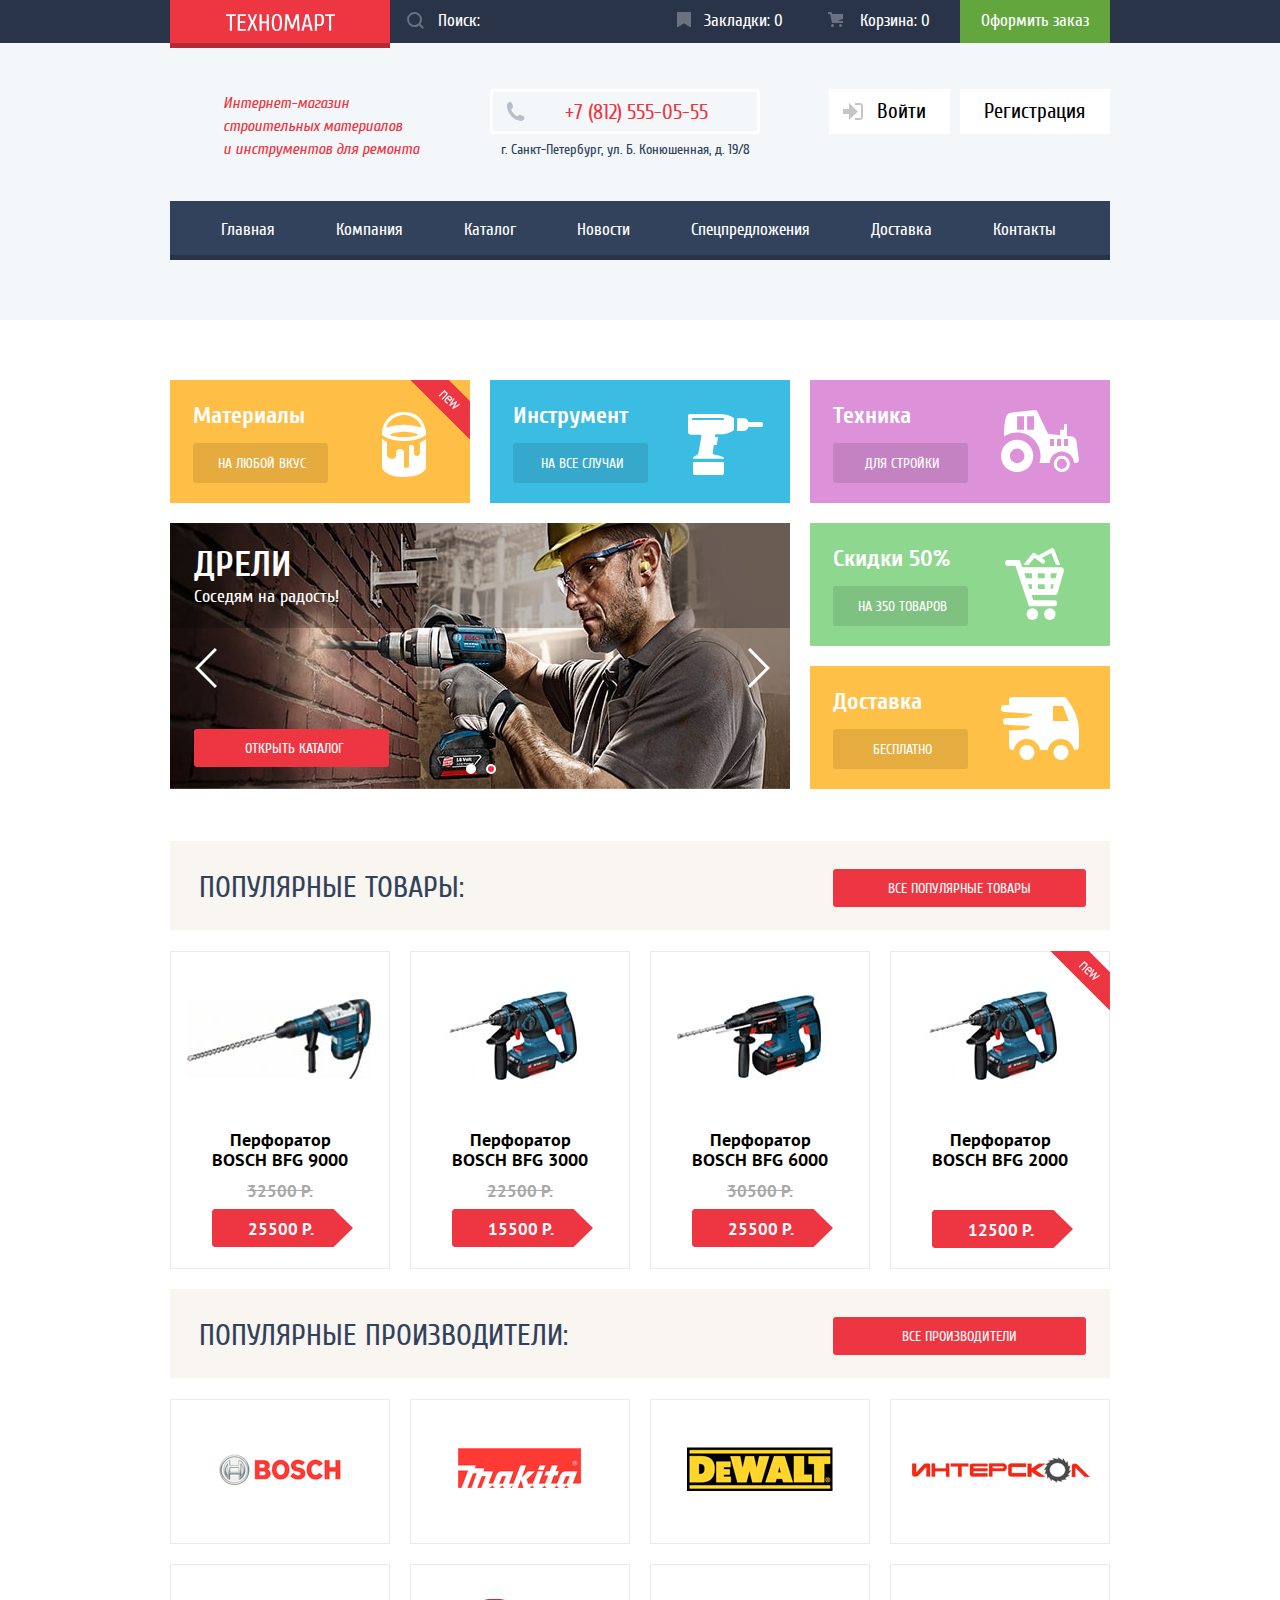
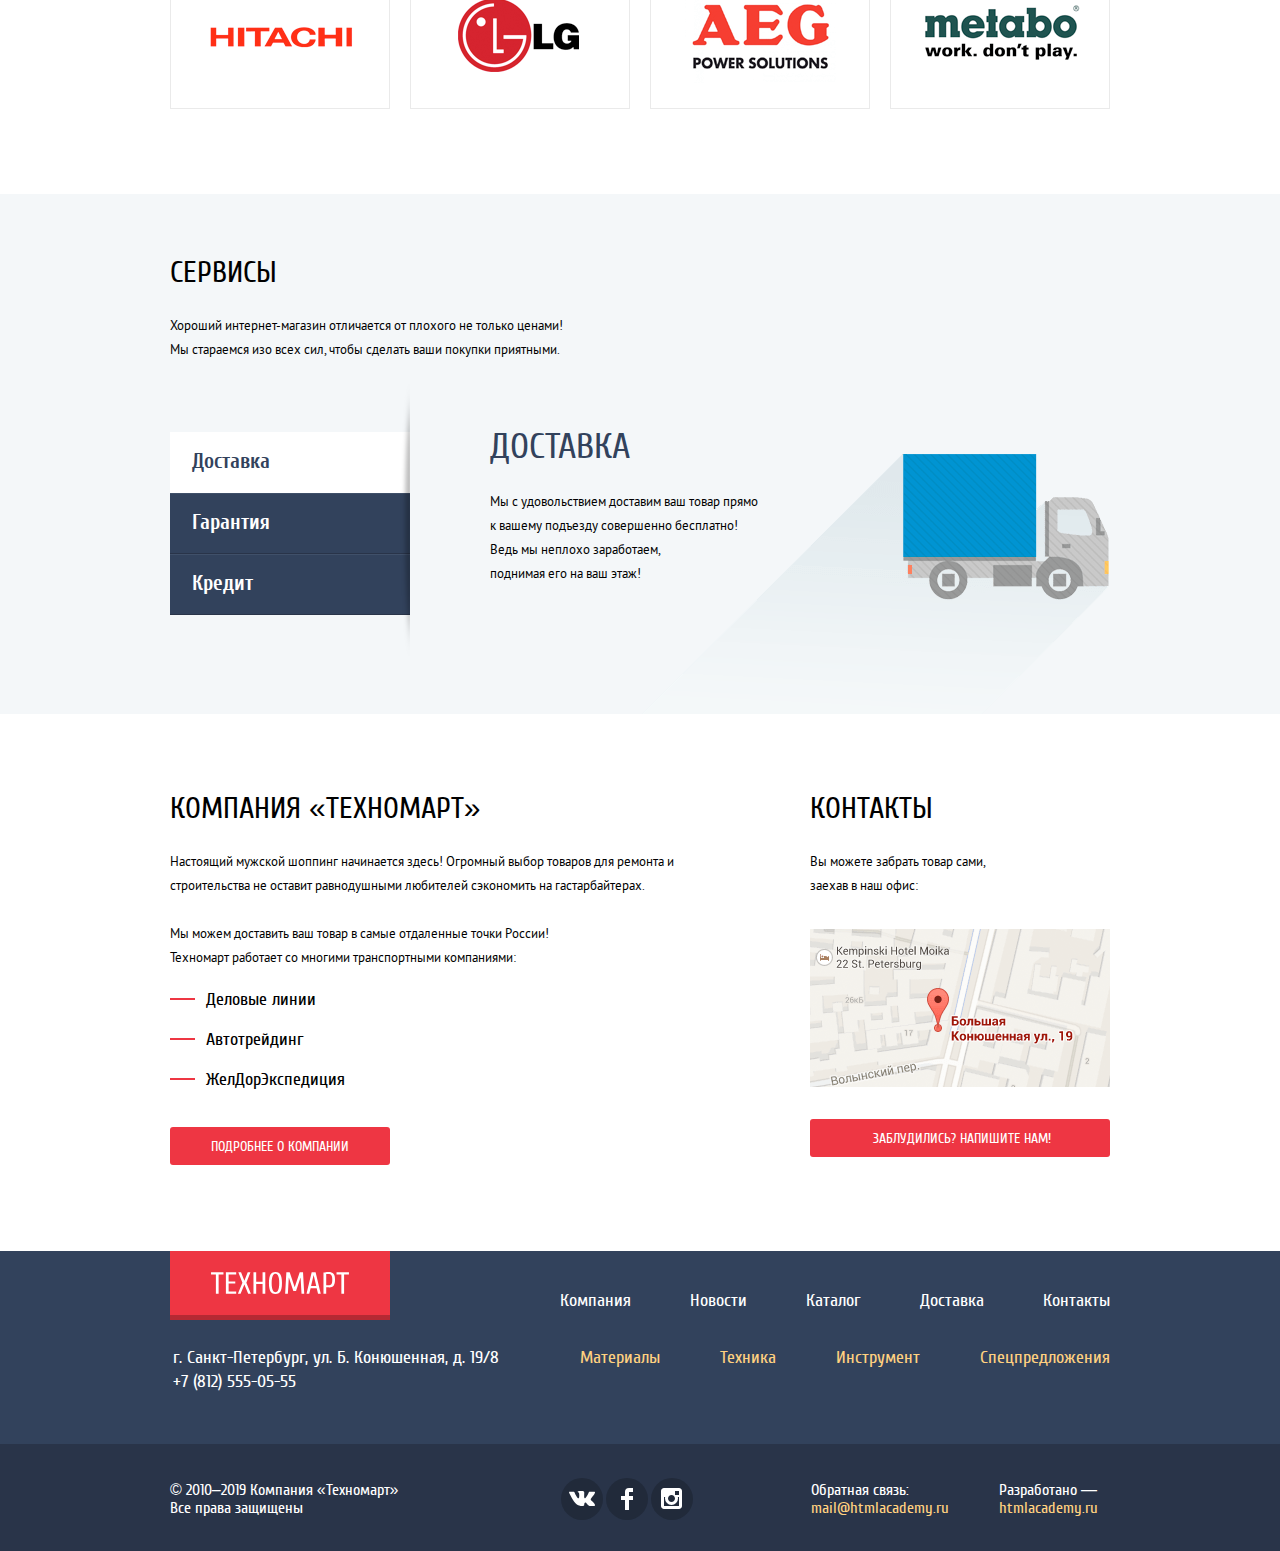
<file: index.html>
<!DOCTYPE html>
<html lang="ru">
    <head>
        <meta charset="utf-8">
        <title>Интернет-магазин строительных материалов и инструментов для ремонта Техномарт</title>
        <link href="css/normalize.css" rel="stylesheet">
        <link href="css/style.min.css" rel="stylesheet">
    </head>
    <body>
        <header class="page-header">
            <div class="page-header__top">
                <div class="container">
                    <a class="logo">
                        <img src="img/logo-technomart.svg" width="109" height="19"
                            alt="Логотип интернет-магазина «Техномарт»">
                    </a>
                    <form class="search-form" action="https://echo.htmlacademy.ru" method="get">
                        <input class="search-form__input" type="search" name="search" id="search" placeholder="Поиск:"
                            value="">
                        <svg class="search-form__icon" xmlns="http://www.w3.org/2000/svg" fill="#ffffff" width="17"
                            height="17" viewBox="0 0 17 17">
                            <path
                                d="M17 15.586l-3.542-3.542A7.465 7.465 0 0 0 15 7.5 7.5 7.5 0 1 0 7.5 15c1.71 0 3.282-.579 4.544-1.542L15.586 17 17 15.586zM2 7.5C2 4.467 4.467 2 7.5 2 10.532 2 13 4.467 13 7.5c0 3.032-2.468 5.5-5.5 5.5A5.506 5.506 0 0 1 2 7.5z" />
                        </svg>
                        <button class="visually-hidden" type="submit">Найти</button>
                    </form>
                    <div class="page-header__product-toolbar">
                        <a class="bookmark-link" href="">Закладки: 0 </a>
                        <a class="basket-link" href="">Корзина: 0</a>
                        <a class="order-link" href="">Оформить заказ</a>
                    </div>
                </div>
            </div>
            <div class="page-header__bottom">
                <div class="container">
                    <div class="page-header__row">
                        <p class="page-header__message">
                            Интернет-магазин строительных материалов
                            и&nbsp;инструментов для ремонта
                        </p>
                        <p class="page-header__contacts">
                            <a class="page-header__phone" href="tel:+78125550555">+7 (812) 555-05-55</a>
                            <span class="page-header__address">г. Санкт-Петербург, ул. Б. Конюшенная, д. 19/8</span>
                        </p>
                        <div class="user-nav-list">
                            <a class="login-link" href="">
                                <svg fill="#c5c5c5" xmlns="http://www.w3.org/2000/svg" width="20" height="17"
                                    viewBox="0 0 20 17">
                                    <path d="M14.875 8.5L6 0v6H0v5h6v6z" />
                                    <path
                                        d="M16.986 15.01h-5.027V17h5.027c2.178 0 3.004-1.81 3.029-3.026V3.028C19.99 1.811 19.164 0 16.986 0h-5.027v1.99h5.027c.839 0 .992.681 1.01 1.057v10.904c-.017.376-.171 1.059-1.01 1.059z" />
                                </svg>
                                Войти
                            </a>
                            <a class="reg-link" href="">Регистрация</a>
                        </div>
                    </div>
                    <nav class="page-nav">
                        <ul class="page-nav__list">
                            <li class="page-nav__item"><a href="index.html">Главная</a></li>
                            <li class="page-nav__item"><a href="">Компания</a></li>
                            <li class="page-nav__item"><a href="catalog.html">Каталог</a></li>
                            <li class="page-nav__item"><a href="">Новости</a></li>
                            <li class="page-nav__item"><a href="">Спецпредложения</a></li>
                            <li class="page-nav__item"><a href="">Доставка</a></li>
                            <li class="page-nav__item"><a href="">Контакты</a></li>
                        </ul>
                    </nav>
                </div>
            </div>
        </header>

        <main>
            <h1 class="visually-hidden">Интернет-магазин строительных материалов и инструментов для ремонта Техномарт</h1>

            <div class="container">
                <section class="section section--promo-block">
                    <h2 class="visually-hidden">Промо-блок</h2>
                    <ul class="card-list card-list--three-column">
                        <li class="card-list__item promo-card promo-card--materials promo-card--new">
                            <h3 class="promo-card__title">Материалы</h3>
                            <a class="promo-card__link" href="">На любой вкус</a>
                        </li>
                        <li class="card-list__item promo-card promo-card--instrument">
                            <h3 class="promo-card__title">Инструмент</h3>
                            <a class="promo-card__link" href="">На все случаи</a>
                        </li>
                        <li class="card-list__item promo-card promo-card--equipment">
                            <h3 class="promo-card__title">Техника</h3>
                            <a class="promo-card__link" href="">Для стройки</a>
                        </li>
                    </ul>
                    <div class="section__row">
                        <div class="catalog-slider">
                            <ul class="catalog-slider__container">
                                <li class="catalog-slider__item background-card background-card--perforator">
                                    <div class="background-card__header">
                                        <h3 class="background-card__title">Перфораторы</h3>
                                        <p>
                                            Настоящие мужские игрушки
                                        </p>
                                    </div>
                                    <a class="button button--default" href="catalog.html">Открыть
                                        каталог</a>
                                </li>
                                <li
                                    class="catalog-slider__item catalog-slider__item--active background-card background-card--drill">
                                    <div class="background-card__header">
                                        <h3 class="background-card__title">Дрели</h3>
                                        <p>
                                            Соседям на радость!
                                        </p>
                                    </div>
                                    <a class="button button--default" href="catalog.html">Открыть
                                        каталог</a>
                                </li>
                            </ul>
                            <div class="catalog-slider__arrows">
                                <button class="catalog-slider__arrow catalog-slider__arrow--left" type="button"></button>
                                <button class="catalog-slider__arrow catalog-slider__arrow--right" type="button"></button>
                            </div>
                            <ul class="catalog-slider__nav">
                                <li>
                                    <button class="catalog-slider__nav-btn" type="button"></button>
                                </li>
                                <li>
                                    <button class="catalog-slider__nav-btn catalog-slider__nav-btn--active"
                                        type="button"></button>
                                </li>
                            </ul>
                        </div>
                        <ul class="card-list card-list--vertical">
                            <li class="card-list__item promo-card promo-card--offers">
                                <h3 class="promo-card__title">Скидки 50%</h3>
                                <a class="promo-card__link" href="">На 350 товаров</a>
                            </li>
                            <li class="card-list__item promo-card promo-card--delivery">
                                <h3 class="promo-card__title">Доставка</h3>
                                <a class="promo-card__link" href="">Бесплатно</a>
                            </li>
                        </ul>
                    </div>
                </section>

                <section class="section">
                    <div class="section__header">
                        <h2 class="section__title">Популярные товары:</h2>
                        <a class="button button--default" href="">Все популярные товары</a>
                    </div>
                    <ul class="card-list card-list--four-column">
                        <li class="card-list__item">
                            <article class="product-card">
                                <div class="product-card__image">
                                    <img src="img/perforator_1.jpg" width="218" height="170"
                                        alt="Перфоратор BOSCH BFG 9000">
                                </div>
                                <div class="product-card__order">
                                    <a class="button button--buy" href="#">Купить</a>
                                    <a class="button button--bookmarks" href="#">В закладки</a>
                                </div>
                                <div class="product-card__content">
                                    <h3 class="product-card__title">Перфоратор BOSCH BFG 9000</h3>
                                    <span class="price price--old">32500 р.</span>
                                    <span class="price price--current">25500 р.</span>
                                </div>
                            </article>
                        </li>
                        <li class="card-list__item">
                            <article class="product-card">
                                <div class="product-card__image">
                                    <img src="img/perforator_2.jpg" width="218" height="170"
                                        alt="Перфоратор BOSCH BFG 3000">
                                </div>
                                <div class="product-card__order">
                                    <a class="button button--buy" href="#">Купить</a>
                                    <a class="button button--bookmarks" href="#">В закладки</a>
                                </div>
                                <div class="product-card__content">
                                    <h3 class="product-card__title">Перфоратор BOSCH BFG 3000</h3>
                                    <span class="price price--old">22500 р.</span>
                                    <span class="price price--current">15500 р.</span>
                                </div>
                            </article>
                        </li>
                        <li class="card-list__item">
                            <article class="product-card">
                                <div class="product-card__image">
                                    <img src="img/perforator_3.jpg" width="218" height="170"
                                        alt="Перфоратор BOSCH BFG 6000">
                                </div>
                                <div class="product-card__order">
                                    <a class="button button--buy" href="#">Купить</a>
                                    <a class="button button--bookmarks" href="#">В закладки</a>
                                </div>
                                <div class="product-card__content">
                                    <h3 class="product-card__title">Перфоратор BOSCH BFG 6000</h3>
                                    <span class="price price--old">30500 р.</span>
                                    <span class="price price--current">25500 р.</span>
                                </div>
                            </article>
                        </li>
                        <li class="card-list__item">
                            <article class="product-card product-card--new product-card--no-discount">
                                <div class="product-card__image">
                                    <img src="img/perforator_4.jpg" width="218" height="170"
                                        alt="Перфоратор BOSCH BFG 2000">
                                </div>
                                <div class="product-card__order">
                                    <a class="button button--buy" href="#">Купить</a>
                                    <a class="button button--bookmarks" href="#">В закладки</a>
                                </div>
                                <div class="product-card__content">
                                    <h3 class="product-card__title">Перфоратор BOSCH BFG 2000</h3>
                                    <span class="price price--current">12500 р.</span>
                                </div>
                            </article>
                        </li>
                    </ul>
                </section>

                <section class="section section--manufacturers">
                    <div class="section__header">
                        <h2 class="section__title">Популярные производители:</h2>
                        <a class="button button--default section__link" href="">Все производители</a>
                    </div>
                    <ul class="card-list card-list--four-column">
                        <li class="card-list__item">
                            <a class="manufacturers" href="">
                                <img src="img/bosch.png" width="220" height="145" alt="Bosch">
                            </a>
                        </li>
                        <li class="card-list__item">
                            <a class="manufacturers" href="">
                                <img src="img/makita.png" width="220" height="145" alt="Makita">
                            </a>
                        </li>
                        <li class="card-list__item">
                            <a class="manufacturers" href="">
                                <img src="img/dewalt.png" width="220" height="145" alt="DeWALT">
                            </a>
                        </li>
                        <li class="card-list__item">
                            <a class="manufacturers" href="">
                                <img src="img/interscol.png" width="220" height="145" alt="Интерскол">
                            </a>
                        </li>
                        <li class="card-list__item">
                            <a class="manufacturers" href="">
                                <img src="img/hitachi.png" width="220" height="145" alt="Hitachi">
                            </a>
                        </li>
                        <li class="card-list__item">
                            <a class="manufacturers" href="">
                                <img src="img/lg.png" width="220" height="145" alt="LG">
                            </a>
                        </li>
                        <li class="card-list__item">
                            <a class="manufacturers" href="">
                                <img src="img/aeg.png" width="220" height="145" alt="AEG power solutions">
                            </a>
                        </li>
                        <li class="card-list__item">
                            <a class="manufacturers" href="">
                                <img src="img/metabo.png" width="220" height="145" alt="metabo work. don't play.">
                            </a>
                        </li>
                    </ul>
                </section>
            </div>

            <section class="section section--services section--grey">
                <div class="container">
                    <h2 class="section__title section__title--black">Сервисы</h2>
                    <p class="section__text">
                        Хороший интернет-магазин отличается от плохого не только ценами!
                        Мы стараемся изо всех сил, чтобы сделать ваши покупки приятными.
                    </p>
                    <div class="services-slider">
                        <ul class="services-slider__nav">
                            <li>
                                <a class="services-slider__nav-link services-slider__nav-link--active" href="">Доставка</a>
                            </li>
                            <li>
                                <a class="services-slider__nav-link" href="">Гарантия</a>
                            </li>
                            <li>
                                <a class="services-slider__nav-link" href="">Кредит</a>
                            </li>
                        </ul>
                        <ul class="services-slider__container">
                            <li class="services-slider__item services-slider__item--active services services--delivery">
                                <h3 class="services__title">Доставка</h3>
                                <p class="services__text">
                                    Мы с удовольствием доставим ваш товар прямо<br>
                                    к вашему подъезду совершенно бесплатно!
                                    Ведь мы неплохо заработаем,<br>
                                    поднимая его на ваш этаж!
                                </p>
                            </li>
                            <li class="services-slider__item services services--guarantee">
                                <h3 class="services__title">Гарантия</h3>
                                <p class="services__text">
                                    Если купленный у нас товар поломается или заискрит,<br>
                                    а также в случае пожара, спровоцированного его возгоранием,
                                    вы всегда можете быть уверены в нашей гарантии. Мы обменяем
                                    сгоревший товар на новый.<br>
                                    Дом уж восстановите как-нибудь сами.
                                </p>
                            </li>
                            <li class="services-slider__item services services--credit">
                                <h3 class="services__title">Кредит</h3>
                                <p class="services__text">
                                    Залезть в долговую яму стало проще!<br>
                                    Кредитные консультанты придут вам на помощь.
                                </p>
                                <a class="button button--default" href="">Отправить заявку</a>
                            </li>
                        </ul>
                    </div>
                </div>
            </section>

            <div class="index-column container">
                <section class="section section--about">
                    <h2 class="section__title">КОМПАНИЯ «Техномарт»</h2>
                    <p>
                        Настоящий мужской шоппинг начинается здесь! Огромный выбор товаров для ремонта и строительства не
                        оставит
                        равнодушными любителей сэкономить на гастарбайтерах.
                    </p>
                    <p class="transfer-info">
                        Мы можем доставить ваш товар в самые отдаленные точки России!
                        Техномарт работает со многими транспортными компаниями:
                    </p>
                    <ul class="accent-list">
                        <li>Деловые линии</li>
                        <li>Автотрейдинг</li>
                        <li>ЖелДорЭкспедиция</li>
                    </ul>
                    <a class="button button--default" href="">Подробнее о компании</a>
                </section>

                <section class="section section--contacts">
                    <h2 class="section__title">Контакты</h2>
                    <p class="section__text">
                        Вы можете забрать товар сами,
                        заехав в наш офис:
                    </p>
                    <a class="map-link" href="">
                        <img src="img/in-map.png" width="300" height="158" alt="Офис Техномарт по адресу ул. Большая Конюшенная 19/8, Санкт-Петербург">
                    </a>
                    <a class="button button--default feedback-button" href="">Заблудились? Напишите нам!</a>
                </section>
            </div>

        </main>

        <footer class="page-footer">
            <div class="page-footer__top">
                <div class="container">
                    <div class="page-footer__row">
                        <a class="logo page-footer__logo">
                            <img src="img/logo-technomart.svg" width="138" height="23" alt="Логотип интернет-магазина «Техномарт»">
                        </a>
                        <ul class="page-footer__list page-footer__list--top">
                            <li><a href="">Компания</a></li>
                            <li><a href="">Новости</a></li>
                            <li><a href="catalog.html">Каталог</a></li>
                            <li><a href="">Доставка</a></li>
                            <li><a href="">Контакты</a></li>
                        </ul>
                    </div>
                    <div class="page-footer__row">
                        <p class="page-footer__contacts">
                            г. Санкт-Петербург, ул. Б. Конюшенная, д. 19/8
                            <a href="tel:+78125550555">+7 (812) 555-05-55</a>
                        </p>
                        <ul class="page-footer__list page-footer__list--wheat">
                            <li><a href="">Материалы</a></li>
                            <li><a href="">Техника</a></li>
                            <li><a href="">Инструмент</a></li>
                            <li><a href="">Спецпредложения</a></li>
                        </ul>
                    </div>
                </div>
            </div>
            <div class="page-footer__bottom">
                <div class="container">
                    <p class="page-footer__copyright">
                        © 2010–2019 Компания «Техномарт»
                        Все права защищены
                    </p>
                    <ul class="page-footer__social">
                        <li>
                            <a class="social-button social-button--vk" href="">
                                <span class="visually-hidden">Вконтакте</span>
                                <svg xmlns="http://www.w3.org/2000/svg" width="26" height="15" viewBox="0 0 26 15">
                                    <path fill="#ffffff"
                                        d="M16.138 11.51c.956-.309 2.18 2.04 3.483 2.939.978.681 1.727.534 1.727.534l3.473-.05s1.815-.112.957-1.554c-.071-.12-.503-1.069-2.585-3.022-2.177-2.043-1.882-1.712.739-5.244 1.597-2.153 2.236-3.468 2.036-4.028-.192-.539-1.365-.399-1.365-.399L20.69.713c-.381.001-.704.119-.851.515-.003.004-.621 1.666-1.445 3.079-1.741 2.989-2.436 3.148-2.724 2.961-.661-.433-.494-1.737-.494-2.664 0-2.897.432-4.105-.846-4.417-.427-.104-.739-.172-1.828-.182-1.392-.021-2.574 0-3.244.329-.445.223-.786.712-.579.74.26.035.843.16 1.155.586.401.552.389 1.789.389 1.789s.229 3.411-.54 3.834c-.528.29-1.25-.302-2.803-3.016-.793-1.388-1.392-2.922-1.392-2.922s-.116-.285-.326-.441c-.25-.185-.6-.244-.6-.244L.848.684S.29.7.085.946c-.182.218-.015.668-.015.668s2.909 6.881 6.203 10.347c3.02 3.182 6.452 2.971 6.452 2.971h1.555s.469-.054.709-.312c.224-.24.214-.691.214-.691s-.031-2.109.935-2.419z" />
                                </svg>
                            </a>
                        </li>
                        <li>
                            <a class="social-button social-button--fb" href="">
                                <span class="visually-hidden">Фейсбук</span>
                                <svg xmlns="http://www.w3.org/2000/svg" width="12" height="22" viewBox="0 0 12 22">
                                    <path fill="#ffffff" d="M12 4V0H8a4 4 0 0 0-4 4v4H0v4h4v10h4V12h4V8H8V4h4z" />
                                </svg>
                            </a>
                        </li>
                        <li>
                            <a class="social-button social-button--in" href="">
                                <span class="visually-hidden">Инстаграм</span>
                                <svg xmlns="http://www.w3.org/2000/svg" width="21" height="21" viewBox="0 0 21 21">
                                    <path fill="#ffffff"
                                        d="M18 0H3C1.35 0 0 1.35 0 3v15c0 1.65 1.35 3 3 3h15c1.65 0 3-1.35 3-3V3c0-1.65-1.35-3-3-3zm-7.5 7c1.93 0 3.5 1.57 3.5 3.5S12.43 14 10.5 14 7 12.43 7 10.5 8.57 7 10.5 7zM18 18H3V9h1.181A6.504 6.504 0 0 0 4 10.5a6.5 6.5 0 1 0 13 0 6.45 6.45 0 0 0-.181-1.5H18v9zm0-11h-4V3h4v4z" />
                                </svg>
                            </a>
                        </li>
                    </ul>
                    <p class="page-footer__feedback">
                        Обратная связь:
                        <a href="mailto:mail@htmlacademy.ru">mail@htmlacademy.ru</a>
                    </p>
                    <p class="page-footer__developer">
                        Разработано —
                        <a href="https://htmlacademy.ru/intensive/htmlcss" target="_blank">htmlacademy.ru</a>
                    </p>
                </div>
            </div>
        </footer>

        <section class="modal modal--map">
            <h2 class="visually-hidden">Офис Техномарт на карте</h2>
            <div class="map">
                <img src="img/in-big-map.png" width="940" height="446" alt="Офис Техномарт по адресу ул. Большая Конюшенная 19/8, Санкт-Петербург">
            </div>
            <iframe class="map-iframe" src="https://yandex.ru/map-widget/v1/-/CKaNbWZX" width="940" height="446"
                allowfullscreen></iframe>
            <button class="modal__close" type="button">
                <span class="visually-hidden">Закрыть</span>
            </button>
        </section>

        <section class="modal modal--default modal--feedback">
            <h2 class="visually-hidden">Напишите нам</h2>
            <form class="feedback-form" action="https://echo.htmlacademy.ru" method="post">
                <div class="feedback-form__fields modal__content">
                    <div class="feedback-form__field">
                        <label for="name">Ваше имя:</label>
                        <input type="text" name="name" id="name" placeholder="Имя Фамилия">
                    </div>
                    <div class="feedback-form__field">
                        <label for="email">Ваш e-mail:</label>
                        <input type="email" name="email" id="email" placeholder="email@example.com">
                    </div>
                    <div class="feedback-form__field feedback-form__field--full">
                        <label for="message">Текст письма:</label>
                        <textarea name="message" id="message" placeholder="В свободной форме"></textarea>
                    </div>
                </div>
                <div class="modal__bottom">
                    <button class="button button--default" type="submit">Отправить</button>
                </div>
            </form>
            <button class="modal__close" type="button">
                <span class="visually-hidden">Закрыть</span>
            </button>
        </section>

        <section class="modal modal--default modal--added-cart">
            <div class="modal__content">
                <h2 class="modal__title modal__title--notice">Товар добавлен в корзину!</h2>
            </div>
            <div class="modal__bottom">
                <a class="button button--default" href="#">Оформить заказ</a>
                <button class="button button--modal" type="button">Продолжить покупки</button>
            </div>
            <button class="modal__close" type="button">
                <span class="visually-hidden">Закрыть</span>
            </button>
        </section>

        <script src="js/script.min.js"></script>
    </body>
</html>
</file>
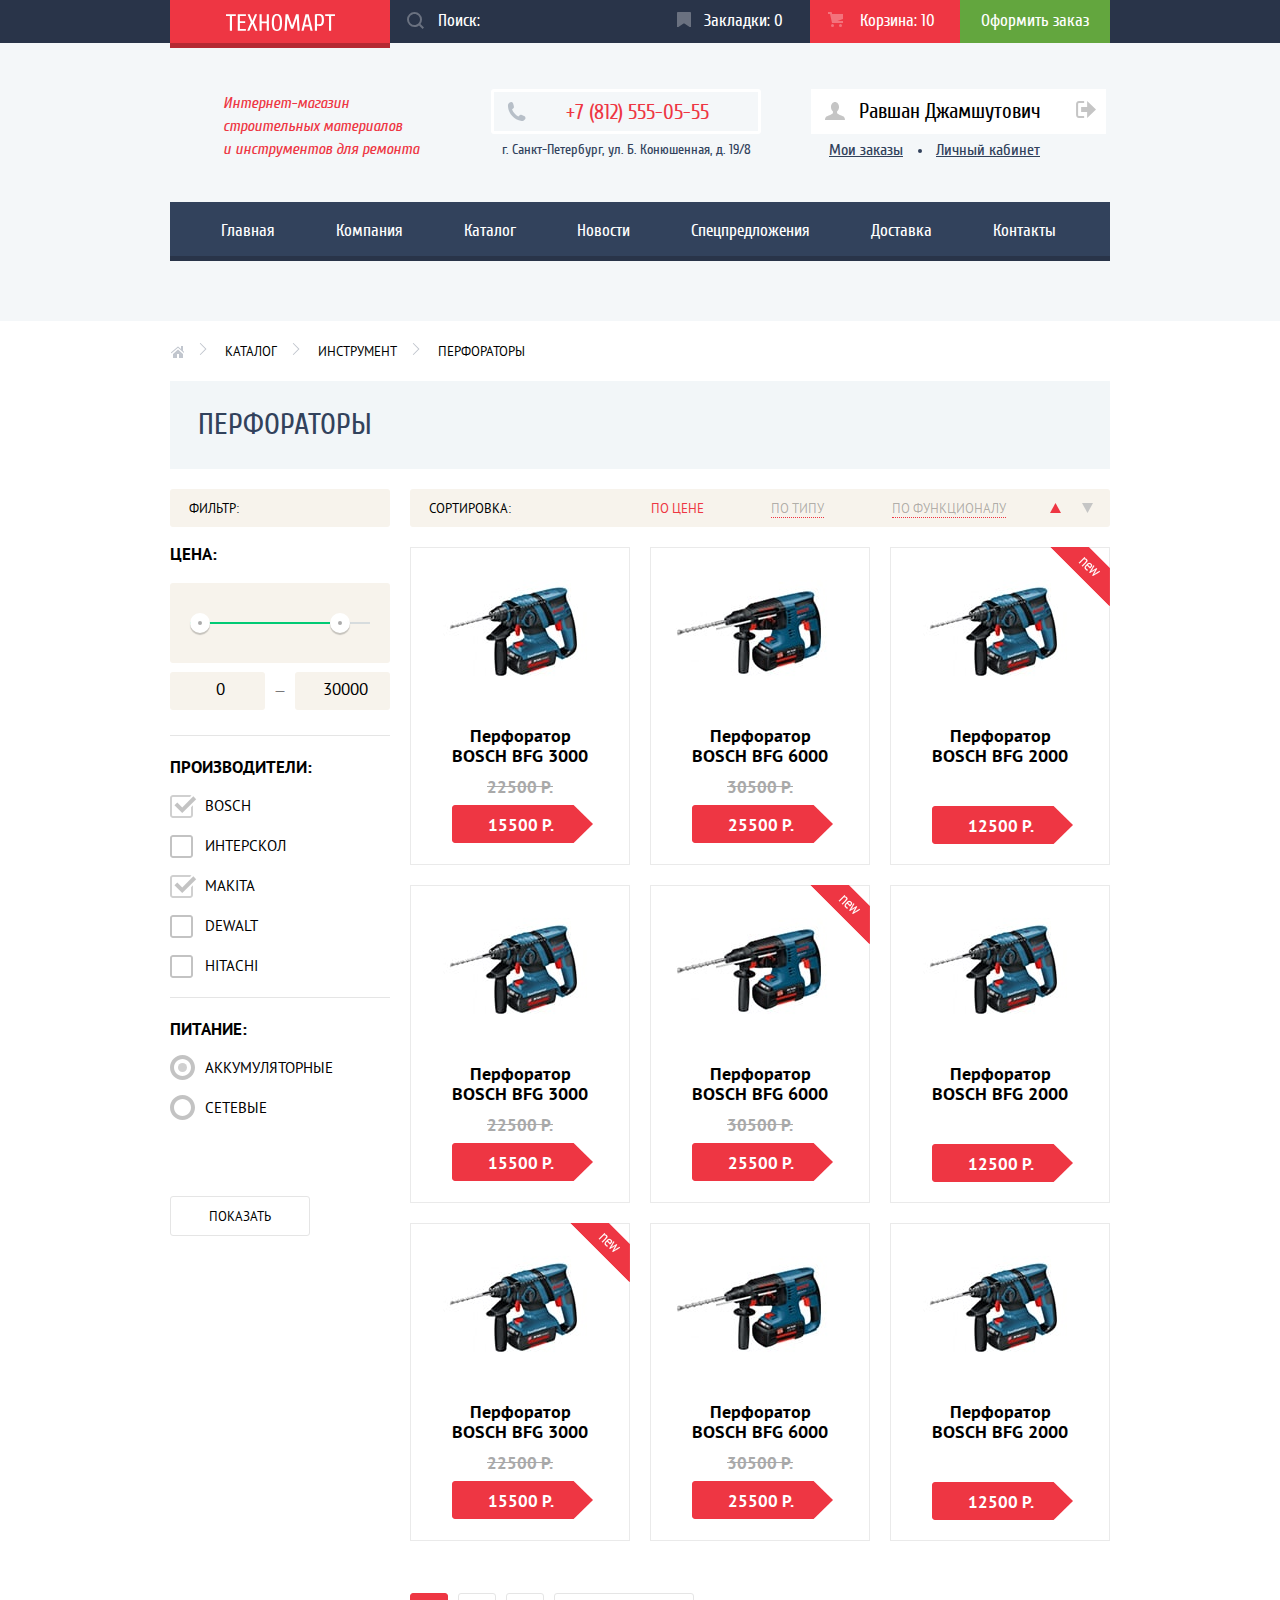
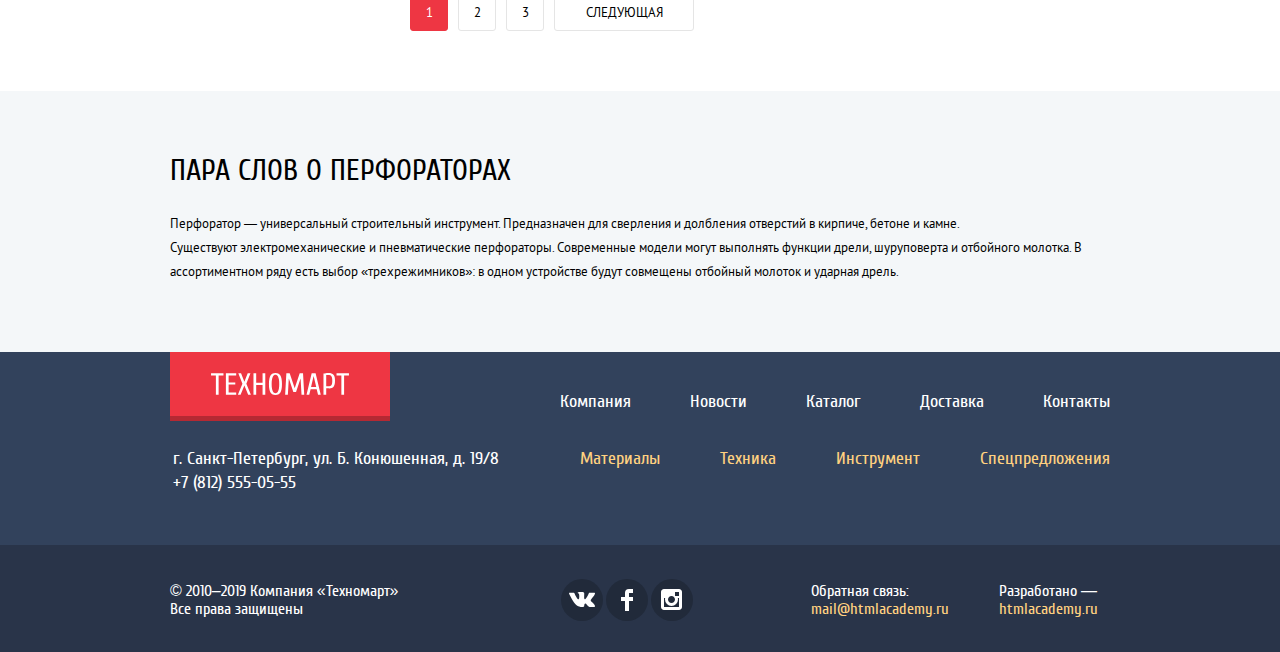
<file: catalog.html>
<!DOCTYPE html>
<html lang="ru">
    <head>
        <meta charset="utf-8">
        <title>Интернет-магазин строительных материалов и инструментов для ремонта Техномарт</title>
        <link href="css/normalize.css" rel="stylesheet">
        <link href="css/style.min.css" rel="stylesheet">
    </head>
    <body>
        <header class="page-header">
            <div class="page-header__top">
                <div class="container">
                    <a class="logo" href="index.html">
                        <img src="img/logo-technomart.svg" width="109" height="19"
                            alt="Логотип интернет-магазина «Техномарт»">
                    </a>
                    <form class="search-form" action="https://echo.htmlacademy.ru" method="get">
                        <input class="search-form__input" type="search" name="search" id="search" placeholder="Поиск:"
                            value="">
                        <svg class="search-form__icon" xmlns="http://www.w3.org/2000/svg" fill="#ffffff" width="17"
                            height="17" viewBox="0 0 17 17">
                            <path
                                d="M17 15.586l-3.542-3.542A7.465 7.465 0 0 0 15 7.5 7.5 7.5 0 1 0 7.5 15c1.71 0 3.282-.579 4.544-1.542L15.586 17 17 15.586zM2 7.5C2 4.467 4.467 2 7.5 2 10.532 2 13 4.467 13 7.5c0 3.032-2.468 5.5-5.5 5.5A5.506 5.506 0 0 1 2 7.5z" />
                        </svg>
                        <button class="visually-hidden" type="submit">Найти</button>
                    </form>
                    <div class="page-header__product-toolbar">
                        <a class="bookmark-link bookmark-link" href="">Закладки: 0 </a>
                        <a class="basket-link basket-link--filled" href="">Корзина: 10</a>
                        <a class="order-link" href="">Оформить заказ</a>
                    </div>
                </div>
            </div>
            <div class="page-header__bottom">
                <div class="container">
                    <div class="page-header__row">
                        <p class="page-header__message page-header__message--inner">
                            Интернет-магазин строительных материалов
                            и&nbsp;инструментов для ремонта
                        </p>
                        <p class="page-header__contacts">
                            <a class="page-header__phone" href="tel:+78125550555">+7 (812) 555-05-55</a>
                            <span class="page-header__address">г. Санкт-Петербург, ул. Б. Конюшенная, д. 19/8</span>
                        </p>
                        <div class="authorized-user-nav">
                            <div class="authorized-user-nav-list">
                                <a class="profile-link" href="">
                                    <svg fill="#c5c5c5" xmlns="http://www.w3.org/2000/svg" width="20" height="18"
                                        viewBox="0 0 20 18">
                                        <path
                                            d="M17.881 14.166c-2.144-.735-4.256-1.666-5.207-2.39-.657-.501-.77-1.618-.517-2.415 1.118-.903 1.864-2.477 1.864-4.278C14.021 2.276 12.221 0 10 0S5.979 2.276 5.979 5.083c0 1.801.746 3.374 1.863 4.277.253.798.141 1.915-.517 2.416-.95.724-3.063 1.654-5.207 2.39S0 18 0 18h20s.025-3.099-2.119-3.834z" />
                                    </svg>
                                    Равшан Джамшутович
                                </a>
                                <a class="logout-link" href="">
                                    <svg fill="#c5c5c5" xmlns="http://www.w3.org/2000/svg" width="21" height="17"
                                        viewBox="0 0 21 17">
                                        <g>
                                            <path d="M21 8.5L12.125 0v6h-6v5h6v6z" />
                                            <path
                                                d="M3.106 13.952V3.048c.018-.376.171-1.057 1.01-1.057h5.027V0H4.116C1.938 0 1.112 1.81 1.087 3.027v10.946C1.112 15.189 1.938 17 4.116 17h5.027v-1.99H4.116c-.839 0-.992-.683-1.01-1.058z" />
                                        </g>
                                    </svg>
                                </a>
                            </div>
                            <ul class="user-menu">
                                <li><a class="link link--underline" href="">Мои заказы</a></li>
                                <li><a class="link link--underline" href="">Личный кабинет</a></li>
                            </ul>
                        </div>
                    </div>
                    <nav class="page-nav">
                        <ul class="page-nav__list">
                            <li class="page-nav__item"><a href="index.html">Главная</a></li>
                            <li class="page-nav__item"><a href="">Компания</a></li>
                            <li class="page-nav__item"><a href="catalog.html">Каталог</a></li>
                            <li class="page-nav__item"><a href="">Новости</a></li>
                            <li class="page-nav__item"><a href="">Спецпредложения</a></li>
                            <li class="page-nav__item"><a href="">Доставка</a></li>
                            <li class="page-nav__item"><a href="">Контакты</a></li>
                        </ul>
                    </nav>
                </div>
            </div>
        </header>

        <main>
            <div class="container">
                <ul class="breadcrumbs">
                    <li class="breadcrumbs__item"><a class="home-link" href="index.html"></a></li>
                    <li class="breadcrumbs__item"><a href="">Каталог</a></li>
                    <li class="breadcrumbs__item"><a href="">Инструмент</a></li>
                    <li class="breadcrumbs__item">Перфораторы</li>
                </ul>

                <h1 class="page-title">Перфораторы</h1>

                <div class="catalog-columns">
                    <aside class="catalog-filter">
                        <h2 class="catalog-filter__title">Фильтр:</h2>
                        <form class="filter-form" action="https://echo.htmlacademy.ru" method="get">
                            <fieldset class="filter-form__fieldset">
                                <legend>Цена:</legend>
                                <div class="filter-form__price-range range">
                                    <div class="range__controls">
                                        <div class="range__scale">
                                            <div class="range__scale-bar"></div>
                                            <div class="range__toggle range__toggle--min"></div>
                                            <div class="range__toggle range__toggle--max"></div>
                                        </div>
                                    </div>
                                    <div class="range__values">
                                        <label class="visually-hidden" for="price-val-from">Цена от</label>
                                        <input type="text" name="price-val-from" id="price-val-from" value="0">
                                        <span>—</span>
                                        <label class="visually-hidden" for="price-val-to">Цена до</label>
                                        <input type="text" name="price-val-to" id="price-val-to" value="30000">
                                    </div>
                                </div>
                            </fieldset>
                            <fieldset class="filter-form__fieldset">
                                <legend>Производители:</legend>
                                <ul class="filter-form__fields">
                                    <li>
                                        <label class="checkbox-label" for="bosch">
                                            <input class="visually-hidden" type="checkbox" name="bosch" id="bosch"
                                                value="Bosch" checked>
                                            <span class="checkbox-text">Bosch</span>
                                        </label>
                                    </li>
                                    <li>
                                        <label class="checkbox-label" for="interskol">
                                            <input class="visually-hidden" type="checkbox" name="interskol" id="interskol"
                                                value="Интерскол">
                                            <span class="checkbox-text">Интерскол</span>
                                        </label>
                                    </li>
                                    <li>
                                        <label class="checkbox-label" for="makita">
                                            <input class="visually-hidden" type="checkbox" name="makita" id="makita"
                                                value="Makita" checked>
                                            <span class="checkbox-text">Makita</span>
                                        </label>
                                    </li>
                                    <li>
                                        <label class="checkbox-label" for="dewalt">
                                            <input class="visually-hidden" type="checkbox" name="dewalt" id="dewalt"
                                                value="Dewalt">
                                            <span class="checkbox-text">Dewalt</span>
                                        </label>
                                    </li>
                                    <li>
                                        <label class="checkbox-label" for="hitachi">
                                            <input class="visually-hidden" type="checkbox" name="hitachi" id="hitachi"
                                                value="Hitachi">
                                            <span class="checkbox-text">Hitachi</span>
                                        </label>
                                    </li>
                                </ul>
                            </fieldset>
                            <fieldset class="filter-form__fieldset">
                                <legend>Питание:</legend>
                                <ul class="filter-form__fields">
                                    <li>
                                        <label class="radio-label" for="accumulator">
                                            <input class="visually-hidden" type="radio" name="power" id="accumulator"
                                                value="Аккумуляторные" checked>
                                            <span class="radio-text">Аккумуляторные</span>
                                        </label>
                                    </li>
                                    <li>
                                        <label class="radio-label" for="mains-power">
                                            <input class="visually-hidden" type="radio" name="power" id="mains-power"
                                                value="Сетевые">
                                            <span class="radio-text">Сетевые</span>
                                        </label>
                                    </li>
                                </ul>
                            </fieldset>
                            <button class="button button--white" type="submit">Показать</button>
                        </form>
                    </aside>

                    <section class="section section--catalog">
                        <h2 class="visually-hidden">Список товаров</h2>
                        <div class="catalog-sorter">
                            <div class="catalog-sorter__title">Сортировка:</div>
                            <ul class="catalog-sorter__list catalog-sorter__list--by">
                                <li><a class="catalog-sorter__link catalog-sorter__link--active" href="">По цене</a></li>
                                <li><a class="catalog-sorter__link" href="">По типу</a></li>
                                <li><a class="catalog-sorter__link" href="">По функционалу</a></li>
                            </ul>
                            <div class="catalog-sorter__list catalog-sorter__list--ascdesc">
                                <span class="visually-hidden">По возрастанию</span>
                                <a class="catalog-sorter__link catalog-sorter__link--active icon-up" href="">
                                    <svg xmlns="http://www.w3.org/2000/svg" width="11" height="10" viewBox="0 0 11 10">
                                        <path fill="#231F20" d="M5.5 0L0 10h11z" />
                                    </svg>
                                </a>
                                <a class="catalog-sorter__link icon-down" href="">
                                    <span class="visually-hidden">По убыванию</span>
                                    <svg xmlns="http://www.w3.org/2000/svg" width="11" height="10" viewBox="0 0 11 10">
                                        <path fill="#231F20" d="M5.5 10L0 0h11" />
                                    </svg>
                                </a>
                            </div>
                        </div>

                        <ul class="card-list card-list--three-column">
                            <li class="card-list__item">
                                <article class="product-card">
                                    <div class="product-card__image">
                                        <img src="img/perforator_2.jpg" width="218" height="170"
                                            alt="Перфоратор BOSCH BFG 3000">
                                    </div>
                                    <div class="product-card__order">
                                        <a class="button button--buy" href="#">Купить</a>
                                        <a class="button button--bookmarks" href="#">В закладки</a>
                                    </div>
                                    <div class="product-card__content">
                                        <h3 class="product-card__title">Перфоратор BOSCH BFG 3000</h3>
                                        <span class="price price--old">22500 р.</span>
                                        <span class="price price--current">15500 р.</span>
                                    </div>
                                </article>
                            </li>
                            <li class="card-list__item">
                                <article class="product-card">
                                    <div class="product-card__image">
                                        <img src="img/perforator_3.jpg" width="218" height="170"
                                            alt="Перфоратор BOSCH BFG 6000">
                                    </div>
                                    <div class="product-card__order">
                                        <a class="button button--buy" href="#">Купить</a>
                                        <a class="button button--bookmarks" href="#">В закладки</a>
                                    </div>
                                    <div class="product-card__content">
                                        <h3 class="product-card__title">Перфоратор BOSCH BFG 6000</h3>
                                        <span class="price price--old">30500 р.</span>
                                        <span class="price price--current">25500 р.</span>
                                    </div>
                                </article>
                            </li>
                            <li class="card-list__item">
                                <article class="product-card product-card--new product-card--no-discount">
                                    <div class="product-card__image">
                                        <img src="img/perforator_4.jpg" width="218" height="170"
                                            alt="Перфоратор BOSCH BFG 2000">
                                    </div>
                                    <div class="product-card__order">
                                        <a class="button button--buy" href="#">Купить</a>
                                        <a class="button button--bookmarks" href="#">В закладки</a>
                                    </div>
                                    <div class="product-card__content">
                                        <h3 class="product-card__title">Перфоратор BOSCH BFG 2000</h3>
                                        <span class="price price--current">12500 р.</span>
                                    </div>
                                </article>
                            </li>
                            <li class="card-list__item">
                                <article class="product-card">
                                    <div class="product-card__image">
                                        <img src="img/perforator_2.jpg" width="218" height="170"
                                            alt="Перфоратор BOSCH BFG 3000">
                                    </div>
                                    <div class="product-card__order">
                                        <a class="button button--buy" href="#">Купить</a>
                                        <a class="button button--bookmarks" href="#">В закладки</a>
                                    </div>
                                    <div class="product-card__content">
                                        <h3 class="product-card__title">Перфоратор BOSCH BFG 3000</h3>
                                        <span class="price price--old">22500 р.</span>
                                        <span class="price price--current">15500 р.</span>
                                    </div>
                                </article>
                            </li>
                            <li class="card-list__item">
                                <article class="product-card product-card--new">
                                    <div class="product-card__image">
                                        <img src="img/perforator_3.jpg" width="218" height="170"
                                            alt="Перфоратор BOSCH BFG 6000">
                                    </div>
                                    <div class="product-card__order">
                                        <a class="button button--buy" href="#">Купить</a>
                                        <a class="button button--bookmarks" href="#">В закладки</a>
                                    </div>
                                    <div class="product-card__content">
                                        <h3 class="product-card__title">Перфоратор BOSCH BFG 6000</h3>
                                        <span class="price price--old">30500 р.</span>
                                        <span class="price price--current">25500 р.</span>
                                    </div>
                                </article>
                            </li>
                            <li class="card-list__item">
                                <article class="product-card product-card--no-discount">
                                    <div class="product-card__image">
                                        <img src="img/perforator_4.jpg" width="218" height="170"
                                            alt="Перфоратор BOSCH BFG 2000">
                                    </div>
                                    <div class="product-card__order">
                                        <a class="button button--buy" href="#">Купить</a>
                                        <a class="button button--bookmarks" href="#">В закладки</a>
                                    </div>
                                    <div class="product-card__content">
                                        <h3 class="product-card__title">Перфоратор BOSCH BFG 2000</h3>
                                        <span class="price price--current">12500 р.</span>
                                    </div>
                                </article>
                            </li>
                            <li class="card-list__item">
                                <article class="product-card product-card--new">
                                    <div class="product-card__image">
                                        <img src="img/perforator_2.jpg" width="218" height="170"
                                            alt="Перфоратор BOSCH BFG 3000">
                                    </div>
                                    <div class="product-card__order">
                                        <a class="button button--buy" href="#">Купить</a>
                                        <a class="button button--bookmarks" href="#">В закладки</a>
                                    </div>
                                    <div class="product-card__content">
                                        <h3 class="product-card__title">Перфоратор BOSCH BFG 3000</h3>
                                        <span class="price price--old">22500 р.</span>
                                        <span class="price price--current">15500 р.</span>
                                    </div>
                                </article>
                            </li>
                            <li class="card-list__item">
                                <article class="product-card">
                                    <div class="product-card__image">
                                        <img src="img/perforator_3.jpg" width="218" height="170"
                                            alt="Перфоратор BOSCH BFG 6000">
                                    </div>
                                    <div class="product-card__order">
                                        <a class="button button--buy" href="#">Купить</a>
                                        <a class="button button--bookmarks" href="#">В закладки</a>
                                    </div>
                                    <div class="product-card__content">
                                        <h3 class="product-card__title">Перфоратор BOSCH BFG 6000</h3>
                                        <span class="price price--old">30500 р.</span>
                                        <span class="price price--current">25500 р.</span>
                                    </div>
                                </article>
                            </li>
                            <li class="card-list__item">
                                <article class="product-card product-card--no-discount">
                                    <div class="product-card__image">
                                        <img src="img/perforator_4.jpg" width="218" height="170"
                                            alt="Перфоратор BOSCH BFG 2000">
                                    </div>
                                    <div class="product-card__order">
                                        <a class="button button--buy" href="#">Купить</a>
                                        <a class="button button--bookmarks" href="#">В закладки</a>
                                    </div>
                                    <div class="product-card__content">
                                        <h3 class="product-card__title">Перфоратор BOSCH BFG 2000</h3>
                                        <span class="price price--current">12500 р.</span>
                                    </div>
                                </article>
                            </li>
                        </ul>
                        <ul class="pagination">
                            <li><span class="button button--white pagination__btn pagination__btn--active">1</span>
                            </li>
                            <li><a class="button button--white pagination__btn" href="">2</a></li>
                            <li><a class="button button--white pagination__btn" href="">3</a></li>
                            <li><a class="button button--white pagination__btn pagination__btn--next" href="">Следующая</a>
                            </li>
                        </ul>
                    </section>
                </div>
            </div>

            <section class="section section--default section--grey">
                <div class="container">
                    <h2 class="section__title">ПАРА СЛОВ О ПЕРФОРАТОРАХ</h2>
                    <p>
                        Перфоратор — универсальный строительный инструмент. Предназначен для сверления и долбления отверстий
                        в кирпиче, бетоне и камне.<br>
                        Существуют электромеханические и пневматические перфораторы. Современные модели могут выполнять
                        функции дрели, шуруповерта и отбойного молотка.
                        В ассортиментном ряду есть выбор «трехрежимников»: в одном устройстве будут совмещены отбойный
                        молоток и ударная дрель.
                    </p>
                </div>
            </section>
        </main>

        <footer class="page-footer">
            <div class="page-footer__top">
                <div class="container">
                    <div class="page-footer__row">
                        <a class="logo page-footer__logo" href="index.html">
                            <img src="img/logo-technomart.svg" width="138" height="23"
                                alt="Логотип интернет-магазина «Техномарт»">
                        </a>
                        <ul class="page-footer__list page-footer__list--top">
                            <li><a href="">Компания</a></li>
                            <li><a href="">Новости</a></li>
                            <li><a href="catalog.html">Каталог</a></li>
                            <li><a href="">Доставка</a></li>
                            <li><a href="">Контакты</a></li>
                        </ul>
                    </div>
                    <div class="page-footer__row">
                        <p class="page-footer__contacts">
                            г. Санкт-Петербург, ул. Б. Конюшенная, д. 19/8
                            <a href="tel:+78125550555">+7 (812) 555-05-55</a>
                        </p>
                        <ul class="page-footer__list page-footer__list--wheat">
                            <li><a href="">Материалы</a></li>
                            <li><a href="">Техника</a></li>
                            <li><a href="">Инструмент</a></li>
                            <li><a href="">Спецпредложения</a></li>
                        </ul>
                    </div>
                </div>
            </div>
            <div class="page-footer__bottom">
                <div class="container">
                    <p class="page-footer__copyright">
                        © 2010–2019 Компания «Техномарт»
                        Все права защищены
                    </p>
                    <ul class="page-footer__social">
                        <li>
                            <a class="social-button social-button--vk" href="">
                                <span class="visually-hidden">Вконтакте</span>
                                <svg xmlns="http://www.w3.org/2000/svg" width="26" height="15" viewBox="0 0 26 15">
                                    <path fill="#ffffff"
                                        d="M16.138 11.51c.956-.309 2.18 2.04 3.483 2.939.978.681 1.727.534 1.727.534l3.473-.05s1.815-.112.957-1.554c-.071-.12-.503-1.069-2.585-3.022-2.177-2.043-1.882-1.712.739-5.244 1.597-2.153 2.236-3.468 2.036-4.028-.192-.539-1.365-.399-1.365-.399L20.69.713c-.381.001-.704.119-.851.515-.003.004-.621 1.666-1.445 3.079-1.741 2.989-2.436 3.148-2.724 2.961-.661-.433-.494-1.737-.494-2.664 0-2.897.432-4.105-.846-4.417-.427-.104-.739-.172-1.828-.182-1.392-.021-2.574 0-3.244.329-.445.223-.786.712-.579.74.26.035.843.16 1.155.586.401.552.389 1.789.389 1.789s.229 3.411-.54 3.834c-.528.29-1.25-.302-2.803-3.016-.793-1.388-1.392-2.922-1.392-2.922s-.116-.285-.326-.441c-.25-.185-.6-.244-.6-.244L.848.684S.29.7.085.946c-.182.218-.015.668-.015.668s2.909 6.881 6.203 10.347c3.02 3.182 6.452 2.971 6.452 2.971h1.555s.469-.054.709-.312c.224-.24.214-.691.214-.691s-.031-2.109.935-2.419z" />
                                </svg>
                            </a>
                        </li>
                        <li>
                            <a class="social-button social-button--fb" href="">
                                <span class="visually-hidden">Фейсбук</span>
                                <svg xmlns="http://www.w3.org/2000/svg" width="12" height="22" viewBox="0 0 12 22">
                                    <path fill="#ffffff" d="M12 4V0H8a4 4 0 0 0-4 4v4H0v4h4v10h4V12h4V8H8V4h4z" />
                                </svg>
                            </a>
                        </li>
                        <li>
                            <a class="social-button social-button--in" href="">
                                <span class="visually-hidden">Инстаграм</span>
                                <svg xmlns="http://www.w3.org/2000/svg" width="21" height="21" viewBox="0 0 21 21">
                                    <path fill="#ffffff"
                                        d="M18 0H3C1.35 0 0 1.35 0 3v15c0 1.65 1.35 3 3 3h15c1.65 0 3-1.35 3-3V3c0-1.65-1.35-3-3-3zm-7.5 7c1.93 0 3.5 1.57 3.5 3.5S12.43 14 10.5 14 7 12.43 7 10.5 8.57 7 10.5 7zM18 18H3V9h1.181A6.504 6.504 0 0 0 4 10.5a6.5 6.5 0 1 0 13 0 6.45 6.45 0 0 0-.181-1.5H18v9zm0-11h-4V3h4v4z" />
                                </svg>
                            </a>
                        </li>
                    </ul>
                    <p class="page-footer__feedback">
                        Обратная связь:
                        <a href="mailto:mail@htmlacademy.ru">mail@htmlacademy.ru</a>
                    </p>
                    <p class="page-footer__developer">
                        Разработано —
                        <a href="https://htmlacademy.ru/intensive/htmlcss" target="_blank">htmlacademy.ru</a>
                    </p>
                </div>
            </div>
        </footer>

        <section class="modal modal--default modal--added-cart">
            <div class="modal__content">
                <h2 class="modal__title modal__title--notice">Товар добавлен в корзину!</h2>
            </div>
            <div class="modal__bottom">
                <a class="button button--default" href="#">Оформить заказ</a>
                <button class="button button--modal" type="button">Продолжить покупки</button>
            </div>
            <button class="modal__close" type="button">
                <span class="visually-hidden">Закрыть</span>
            </button>
        </section>

        <script src="js/script.min.js"></script>
    </body>
</html>
</file>
<file: css/style.min.css>
@font-face {font-family: "PT Sans";font-weight: normal;font-style: normal;font-display: swap;src: url("../fonts/ptsans/ptsans.woff2") format("woff2"), url("../fonts/ptsans/ptsans.woff") format("woff");}@font-face {font-family: "PT Sans";font-weight: bold;font-style: normal;font-display: swap;src: url("../fonts/ptsans/ptsansbold.woff2") format("woff2"), url("../fonts/ptsans/ptsansbold.woff") format("woff");}@font-face {font-family: "Cuprum";font-weight: normal;font-style: normal;font-display: swap;src: url("../fonts/cuprum/cuprum.woff2") format("woff2"), url("../fonts/cuprum/cuprum.woff") format("woff");}@font-face {font-family: "Cuprum";font-weight: bold;font-style: normal;font-display: swap;src: url("../fonts/cuprum/cuprumbold.woff2") format("woff2"), url("../fonts/cuprum/cuprumbold.woff") format("woff");}@font-face {font-family: "Cuprum";font-weight: normal;font-style: italic;font-display: swap;src: url("../fonts/cuprum/cuprumitalic.woff2") format("woff2"), url("../fonts/cuprum/cuprumitalic.woff") format("woff");}@font-face {font-family: "Cuprum";font-weight: bold;font-style: italic;font-display: swap;src: url("../fonts/cuprum/cuprumbolditalic.woff2") format("woff2"), url("../fonts/cuprum/cuprumbolditalic.woff") format("woff");}html {min-width: 960px;box-sizing: border-box;}*, *::before, *::after {box-sizing: inherit;}body {font-family: "PT Sans", "Arial", sans-serif;font-size: 13px;line-height: 24px;font-weight: normal;color: #000000;background-color: #ffffff;}img {max-width: 100%;height: auto;}.container {width: 960px;padding-left: 10px;padding-right: 10px;margin-left: auto;margin-right: auto;}.visually-hidden:not(:focus):not(:active), input[type="checkbox"].visually-hidden, input[type="radio"].visually-hidden {position: absolute;width: 1px;height: 1px;margin: -1px;border: 0;padding: 0;white-space: nowrap;clip-path: inset(100%);clip: rect(0 0 0 0);overflow: hidden;}.page-header {font-family: "Cuprum", "Arial", sans-serif;}.page-header__top {color: #ffffff;background-color: #293449;}.page-header__top .container {display: flex;}.logo {display: inline-block;vertical-align: middle;width: 220px;padding: 10px 20px 8px;text-decoration: none;text-align: center;background-color: #ee3643;box-shadow: 0 5px 0 0 #b52933;}.logo:hover {background-color: #ca2c37;}.logo:active {background-color: #ba2732;}.logo img {display: inline-block;vertical-align: middle;}.logo.page-footer__logo {padding: 20px;}.search-form {position: relative;width: 270px;font-size: 17px;line-height: 18px;}.search-form__input {width: 100%;padding: 11px 20px 12px 48px;color: #ffffff;background-color: #293449;border: 0;}.search-form__input:hover {background-color: #212a3a;}.search-form__input:focus {color: #000000;background-color: #ffffff;}.search-form__input::placeholder {color: #ffffff;}.search-form__icon {position: absolute;top: 12px;left: 17px;fill: #ffffff;opacity: 0.3;}.search-form__input:hover ~ .search-form__icon {opacity: 1;}.search-form__input:focus ~ .search-form__icon {fill: #ee3643;opacity: 1;}.page-header__product-toolbar {display: flex;}.bookmark-link, .basket-link, .order-link {display: inline-block;vertical-align: middle;width: 150px;padding: 12px 17px 10px;font-size: 17px;line-height: 18px;color: #ffffff;text-decoration: none;}.basket-link {position: relative;padding-left: 46px;}.bookmark-link {position: relative;padding-left: 44px;}.basket-link {padding-left: 50px;}.bookmark-link::before, .basket-link::before {content: "";position: absolute;top: 12px;left: 18px;width: 15px;height: 15px;background-repeat: no-repeat;background-position: 0 0;opacity: 0.3;}.bookmark-link::before {left: 17px;}.bookmark-link::before {background-image: url("../img/icon-bookmark.svg");}.basket-link::before {background-image: url("../img/icon-cart.svg");}.basket-link.basket-link--filled {background-color: #ee3643;}.bookmark-link:hover, .basket-link:hover, .basket-link.basket-link--filled:hover {background-color: #212a3a;}.bookmark-link:hover::before, .basket-link:hover::before {opacity: 1;}.bookmark-link:active, .basket-link:active, .basket-link.basket-link--filled:active {color: rgba(255, 255, 255, 0.6);background-color: #161d29;}.bookmark-link:active::before, .basket-link:active::before {opacity: 0.5;}.order-link {text-align: center;background-color: #63a63e;}.order-link:hover {background-color: #5fbb2d;}.order-link:active {color: rgba(255, 255, 255, 0.5);background-color: #518534;}.page-header__bottom {padding-top: 46px;padding-bottom: 60px;background-color: #f4f7f9;}.page-header__row {display: flex;justify-content: space-between;flex-wrap: wrap;padding-bottom: 39px;}.page-header__message {width: 250px;padding-top: 3px;padding-left: 53px;margin: 0;font-style: italic;font-size: 16px;line-height: 23px;color: #ee3643;}.page-header__message.page-header__message--inner {width: 270px;}.page-header__contacts {width: 270px;margin: 0;font-size: 14px;line-height: 24px;color: #32425c;}.page-header__phone {position: relative;display: inline-block;vertical-align: middle;width: 270px;padding: 10px 20px 8px 43px;margin-bottom: 4px;font-size: 21px;line-height: 21px;color: #ee3643;text-decoration: none;text-align: center;border: solid 3px #ffffff;border-radius: 3px;}.page-header__phone::before {content: "";position: absolute;top: 10px;left: 13px;width: 19px;height: 19px;background-image: url("../img/icon-phone.svg");background-repeat: no-repeat;background-position: 0 0;;}.page-header__phone.page-header__phone--bright {color: #e9292a;}.page-header__address {padding-left: 11px;}.user-nav-list {display: flex;justify-content: space-between;align-items: flex-start;flex-wrap: wrap;width: 281px;padding: 0;margin: 0;list-style: none;}.authorized-user-nav {width: 299px;}.authorized-user-nav-list {display: flex;margin-bottom: 5px;}.user-menu {display: flex;flex-wrap: wrap;padding: 0 18px;margin: 0;list-style-position: inside;}.user-menu li {margin-right: 15px;color: #32425c;}.user-menu li:first-child {list-style: none;}.login-link, .reg-link, .profile-link, .logout-link {position: relative;display: inline-block;vertical-align: middle;padding: 12px 24px;font-size: 21px;line-height: 21px;color: #000000;text-transform: none;text-decoration: none;background-color: #ffffff;}.login-link, .profile-link {display: inline-flex;align-items: center;padding-left: 14px;}.login-link {min-width: 121px;}.reg-link {min-width: 150px;}.logout-link {padding: 12px 10px;}.login-link:hover, .reg-link:hover {color: #ee3643;}.login-link:active, .reg-link:active, .profile-link:active {color: rgba(0, 0, 0, 0.3);}.login-link svg, .profile-link svg {display: inline-block;vertical-align: inherit;margin-right: 14px;fill: #c5c5c5;}.logout-link svg {fill: #c5c5c5;}.login-link:hover svg, .reg-link:hover svg, .profile-link:hover svg, .logout-link:hover svg {fill: #32425c;}.login-link:active svg, .reg-link:active svg, .profile-link:active svg, .logout-link:active svg {fill: #c5c5c5;}.home-link {display: inline-block;vertical-align: middle;width: 14px;height: 12px;background-image: url("../img/icon-home.svg");background-repeat: no-repeat;background-position: 0 0;}.link {font-size: 16px;line-height: 18px;color: #32425c;}.link:hover {color: #ee3643;}.link:active {color: rgba(50, 66, 92, 0.3);}.link.link--underline {text-decoration: underline;}.page-nav {width: 100%;color: #ffffff;background-color: #32425c;box-shadow: inset 0px -5px 0 0 #293449;}.page-nav__list {display: flex;justify-content: center;flex-wrap: wrap;margin: 0;padding: 0;list-style: none;}.page-nav__item a {display: block;padding: 20px 32px 22px 29px;font-size: 17px;line-height: 17px;color: #ffffff;text-decoration: none;}.page-nav__item a:hover {background-color: #293449;}.page-nav__item a:active {color: rgba(255, 255, 255, 0.5);background-color: #1d2739;}.breadcrumbs {display: flex;justify-content: flex-start;flex-wrap: wrap;padding: 0;margin: 22px 0 20px;list-style: none;}.breadcrumbs li {position: relative;margin-right: 15px;}.breadcrumbs li:not(:first-child) {padding-left: 26px;}.breadcrumbs li:not(:first-child)::before {content: "";position: absolute;top: 0;left: 0;width: 8px;height: 12px;background-image: url("../img/icon-right-small.svg");background-repeat: no-repeat;background-position: 0 0;}.breadcrumbs__item, .breadcrumbs__item a {font-size: 13px;line-height: 18px;color: #000000;text-decoration: none;text-transform: uppercase;}.page-title {padding: 29px 28px;margin-top: 20px;margin-bottom: 20px;font-family: "Cuprum", "Arial", sans-serif;font-size: 30px;line-height: 30px;font-weight: normal;color: #32425c;text-transform: uppercase;background-color: #f2f6f8;}.section.section--promo-block {padding-top: 60px;padding-bottom: 32px;}.section.section--promo-block .section__row {display: flex;justify-content: space-between;}.section.section--promo-block .catalog-slider {flex-shrink: 0;width: 620px;margin-right: 20px;}.card-list {display: flex;flex-wrap: wrap;padding: 0;margin: 0;list-style: none;}.card-list__item {margin-right: 20px;margin-bottom: 20px;}.card-list.card-list--vertical .card-list__item {margin-right: 0;}.card-list.card-list--vertical {flex-direction: column;}.card-list.card-list--three-column .card-list__item:nth-child(3n) {margin-right: 0;}.card-list.card-list--four-column .card-list__item:nth-child(4n) {margin-right: 0;}.promo-card {display: inline-block;vertical-align: middle;width: 300px;padding: 21px 23px 20px;font-family: "Cuprum", "Arial", sans-serif;color: #ffffff;background-color: #32425c;background-position: 86% 50%;background-repeat: no-repeat;}.promo-card.promo-card--new {position: relative;}.promo-card.promo-card--new::before {content: "";position: absolute;top: 0;right: 0;width: 60px;height: 60px;background-image: url("../img/new-flag.png");background-position: 0 0;background-repeat: no-repeat;}.promo-card.promo-card--materials {background-color: #ffbf47;background-image: url("../img/icon-1.svg");background-position: 83% 56%;}.promo-card.promo-card--instrument {background-color: #3bbce3;background-image: url("../img/icon-2.svg");background-position: 88% 55%;}.promo-card.promo-card--equipment {background-color: #dc91d8;background-image: url("../img/icon-3.svg");}.promo-card.promo-card--offers {background-color: #8ed78f;background-image: url("../img/icon-4.svg");background-position: 81% 50%;}.promo-card.promo-card--delivery {background-color: #ffc047;background-image: url("../img/icon-5.svg");background-position: 86% 53%;}.promo-card__title {font-size: 24px;font-weight: bold;line-height: 30px;margin-top: 0;margin-bottom: 12px;}.promo-card__link {display: inline-block;vertical-align: middle;min-width: 135px;padding: 12px 20px 10px 23px;font-size: 14px;line-height: 18px;color: #ffffff;text-decoration: none;text-transform: uppercase;text-align: center;background-color: rgba(0, 0, 0, 0.1);border-radius: 3px;}.promo-card__link:hover {background-color: rgba(0, 0, 0, 0.2);}.promo-card__link:active {background-color: rgba(0, 0, 0, 0.3);}.catalog-slider {position: relative;font-family: "Cuprum", "Arial", sans-serif;}.catalog-slider__container {padding: 0;margin: 0;list-style: none;}.catalog-slider__arrow {position: absolute;top: 51%;display: block;width: 22px;height: 40px;background-position: 0 0;background-repeat: no-repeat;background-color: transparent;border: 0;transform: translate(0, -50%);cursor: pointer;}.catalog-slider__arrow.catalog-slider__arrow--left {left: 25px;background-image: url("../img/icon-left.svg");}.catalog-slider__arrow.catalog-slider__arrow--right {right: 20px;background-image: url("../img/icon-right.svg");}.catalog-slider__nav {position: absolute;left: 51%;bottom: 25px;display: flex;flex-wrap: wrap;padding: 0;margin: 0;transform: translate(-50%, 0);list-style: none;}.catalog-slider__nav-btn {display: block;width: 10px;height: 10px;padding: 0;margin-right: 10px;margin-bottom: 10px;background-color: #ffffff;border: 2px solid #ffffff;border-radius: 50%;}.catalog-slider__nav-btn.catalog-slider__nav-btn--active {background-color: #ee3643;}.catalog-slider__item {display: none;}.catalog-slider__item.catalog-slider__item--active {display: block;}.background-card {min-height: 266px;padding: 24px 24px 22px;font-size: 18px;line-height: 24px;color: #ffffff;background-color: rgba(0, 0, 0, 0.2);background-position: 0 0;background-repeat: no-repeat;}.background-card.background-card--perforator {background-image: url("../img/perforators.jpg");}.background-card.background-card--drill {background-image: url("../img/drels.jpg");}.background-card .button {min-width: 195px;padding: 11px 20px 9px 25px;margin-top: 100px;}.background-card__header {margin-bottom: 20px;}.background-card__header p {margin-top: 0;margin-bottom: 0;}.background-card__title {margin-top: 0;margin-bottom: 2px;font-size: 36px;line-height: 36px;text-transform: uppercase;}.button {display: inline-block;vertical-align: middle;padding: 11px 30px 9px;font-family: "Cuprum", "Arial", sans-serif;font-size: 14px;line-height: 18px;text-decoration: none;text-transform: uppercase;text-align: center;border: 0;border-radius: 3px;cursor: pointer;}.button.button--default {color: #ffffff;background-color: #ee3643;}.button.button--default:hover {background-color: #ca2c37;}.button.button--default:active {background-color: #ba2732;}.section__header {display: flex;align-items: center;padding: 28px 24px 23px 29px;margin-bottom: 21px;font-family: "Cuprum", "Arial", sans-serif;background-color: #f9f5f0;}.section__header .button {min-width: 253px;}.section__title {margin-top: 0;margin-bottom: 26px;font-family: "Cuprum", "Arial", sans-serif;font-size: 30px;line-height: 30px;font-weight: normal;color: #000000;text-transform: uppercase;}.section__header .section__title {margin-right: auto;margin-bottom: 0;color: #32425c;}.product-card {width: 220px;min-height: 318px;border: solid 1px #eaeaea;background-color: #ffffff;}.product-card:hover {box-shadow: 0px 10px 25px 0 rgba(41, 52, 73, 0.5);}.product-card.product-card--new {position: relative;}.product-card.product-card--new::before {content: "";position: absolute;top: -1px;right: -1px;width: 60px;height: 60px;background-image: url("../img/new-flag.png");background-position: 0 0;background-repeat: no-repeat;}.product-card__image img {display: block;}.product-card:hover .product-card__image {display: none;}.product-card__order {display: none;flex-direction: column;align-items: center;justify-content: center;height: 170px;padding: 20px 30px 15px;}.product-card:hover .product-card__order {display: flex;}.product-card__order .button {min-width: 135px;}.product-card__order .button.button--buy {margin-bottom: 7px;}.product-card__content {padding: 8px 30px 20px;text-align: center;}.product-card__title {max-width: 100%;margin-top: 0;margin-bottom: 9px;font-size: 18px;line-height: 20px;font-weight: bold;}.product-card.product-card--no-discount .product-card__title {margin-bottom: 40px;}.price {display: inline-block;vertical-align: middle;font-size: 17px;font-weight: bold;text-transform: uppercase;}.price.price--old {color: #a9a9a9;text-decoration: line-through;}.product-card .price.price--old {margin-bottom: 6px;}.price.price--current {width: 141px;height: 38px;padding: 8px 10px 8px 7px;margin-left: 5px;color: #ffffff;text-align: center;background-image: url("../img/red-button.svg");background-position: 0 0;background-repeat: no-repeat;}.button.button--buy {position: relative;padding-left: 32px;color: #ffffff;background-color: #63a63e;box-shadow: inset 0px -3px 0 0 #367315;}.button.button--buy:hover {background-color: #5fbb2d;}.button.button--buy:active {background-color: #518534;}.button.button--buy::before {content: "";position: absolute;top: 10px;left: 14px;width: 15px;height: 15px;background-image: url("../img/icon-cart.svg");background-repeat: no-repeat;background-position: 0 0;opacity: 0.3;}.button.button--buy:hover::before, .button.button--buy:active::before {opacity: 1;}.button.button--bookmarks {padding: 8px 20px 6px;color: #32425c;border: 3px solid #63a63e;}.button.button--bookmarks:hover {border-color: #32425c;}.button.button--bookmarks:active {border-color: #32425c;opacity: 0.3;}.section.section--manufacturers {padding-bottom: 65px;}.manufacturers {display: inline-block;vertical-align: middle;width: 220px;min-height: 145px;}.manufacturers img {display: block;max-width: 100%;max-height: 100%;}.manufacturers:hover {box-shadow: 0px 10px 25px 0 rgba(41, 52, 73, 0.5);}.manufacturers:active {box-shadow: 0px 4px 10px 0 rgba(41, 52, 73, 0.5);}.manufacturers:active img {opacity: 0.3;}.section.section--grey {background-color: #f4f7f9;}.section.section--services {padding-top: 64px;}.section.section--services .section__text {width: 400px;margin-top: 0;margin-bottom: 22px;}.services-slider {position: relative;display: flex;justify-content: space-between;}.services-slider__container, .services-slider__nav {margin: 0;list-style: none;}.services-slider__nav {position: relative;padding: 48px 0;}.services-slider__nav::before {content: "";position: absolute;top: 0;right: 0;width: 10px;height: 100%;background-image: url("../img/shadow.png");background-repeat: no-repeat;background-position: 0 0;}.services-slider__nav-link {display: inline-block;vertical-align: middle;width: 240px;padding: 13px 22px 16px;font-family: "Cuprum", "Arial", sans-serif;font-size: 21px;font-weight: bold;line-height: 30px;color: #ffffff;text-decoration: none;background-color: #32425c;border-top: 1px solid #405069;border-bottom: 1px solid #293449;}.services-slider__nav-link:hover {background-color: #293449;}.services-slider__nav-link.services-slider__nav-link--active {color: #32425c;background-color: #ffffff;border-top: 1px solid #fff;border-bottom: 1px solid #fff;}.services-slider__item {display: none;}.services-slider__item.services-slider__item--active {display: block;}.services {width: 650px;min-height: 330px;padding: 45px 244px 58px 30px;background-color: #f4f7f9;background-position: 0 0;background-repeat: no-repeat;}.services.services--delivery {background-image: url("../img/delivery.png");background-position: 181px 70px;}.services.services--guarantee {background-image: url("../img/guarantee.png");background-position: 269px 47px;}.services.services--credit {background-image: url("../img/credit.png");background-position: 195px 50px;}.services__title {margin-top: 0;margin-bottom: 25px;font-family: "Cuprum", "Arial", sans-serif;font-weight: normal;font-size: 36px;line-height: 36px;color: #32425c;text-transform: uppercase;}.services__text {margin-bottom: 30px;}.services.services--delivery .services__text {width: 275px;}.services.services--guarantee .services__text {width: 380px;}.services.services--credit .services__text {width: 280px;}.services .button {min-width: 195px;}.index-column {display: flex;justify-content: space-between;padding-top: 80px;padding-bottom: 86px;}.section.section--about {width: 540px;}.section.section--about .button {min-width: 220px;}.section.section--about .accent-list {margin-bottom: 35px;}.transfer-info {width: 386px;margin-top: 24px;margin-bottom: 18px;}.accent-list {padding: 0;margin: 0;font-family: "Cuprum", "Arial", sans-serif;font-size: 18px;list-style: none;}.accent-list li {position: relative;padding-left: 36px;margin-bottom: 16px;}.accent-list li::before {content: "";position: absolute;top: 10px;left: 0;width: 25px;height: 2px;background-color: #ee3643;}.section.section--contacts {width: 300px;}.section.section--contacts .section__text {width: 180px;margin-bottom: 31px;}.section.section--contacts .button {width: 100%;padding: 11px 30px 9px 33px }.map-link {display: block;margin-bottom: 32px;text-decoration: none;}.map-link img {display: block;}.page-footer {font-family: "Cuprum", "Arial", sans-serif;color: #ffffff;}.page-footer__row {display: flex;justify-content: space-between;margin-bottom: 31px;}.page-footer__top {padding-bottom: 19px;background-color: #32425c;}.page-footer__contacts {padding-left: 3px;margin-top: 0;margin-bottom: 0;}.page-footer__contacts, .page-footer__contacts a {font-size: 18px;line-height: 24px;color: #ffffff;}.page-footer__contacts a {display: block;text-decoration: none;}.page-footer__list {display: flex;flex-wrap: wrap;padding: 0;margin: 0;margin-bottom: 2px;font-size: 18px;line-height: 24px;list-style: none;}.page-footer__list li {margin-left: 29px;margin-right: 30px;}.page-footer__list.page-footer__list--wheat li {margin-left: 30px;}.page-footer__list li:last-child, .page-footer__list.page-footer__list--wheat li:last-child {margin-right: 0;}.page-footer__list a {color: #ffffff;text-decoration: none;}.page-footer__list a:hover {text-decoration: underline;}.page-footer__list a:active {color: rgba(241, 245, 247, 0.5);text-decoration: underline;}.page-footer__list.page-footer__list--top {align-self: flex-end;}.page-footer__list.page-footer__list--wheat a {color: #ffd180;}.page-footer__list.page-footer__list--wheat a:active {color: rgba(255, 209, 128, 0.5);}.page-footer__bottom {padding-top: 31px;padding-bottom: 28px;background-color: #293449;}.page-footer__bottom .container {display: flex;justify-content: space-between;align-items: center;}.page-footer__copyright, .page-footer__feedback, .page-footer__developer {margin: 0;font-size: 16px;line-height: 18px;}.page-footer__copyright {width: 250px;margin-right: 55px;}.page-footer__social {display: flex;justify-content: center;flex-wrap: wrap;flex-grow: 1;width: 140px;padding: 0;margin-top: 3px;margin-right: 30px;margin-bottom: 0;list-style: none;}.page-footer__social li {margin-right: 3px;margin-bottom: 3px;}.social-button {display: flex;align-items: center;justify-content: center;width: 42px;height: 42px;color: #ffffff;text-decoration: none;background-color: #212a3a;border-radius: 50%;}.social-button:hover, .social-button:focus {background-color: #ee3643;}.page-footer__feedback {max-width: 158px;margin-right: 30px;}.page-footer__developer {max-width: 111px;}.page-footer__feedback a, .page-footer__developer a {color: #ffd180;text-decoration: none;}.page-footer__feedback a:hover, .page-footer__developer a:hover {text-decoration: underline;}.page-footer__feedback a:active, .page-footer__developer a:active {color: #ee3643;text-decoration: none;}.catalog-columns {display: flex;justify-content: space-between;}.range__controls {padding: 39px 20px;margin-bottom: 9px;background-color: #f7f3ec;border-radius: 3px;}.range__scale {position: relative;height: 2px;background-color: #d7dcde;}.range__scale-bar {width: 78%;height: 2px;background: #00ca74;}.range__toggle {position: absolute;top: -9px;width: 20px;height: 20px;background-color: #ababab;border: 8px solid #ffffff;border-radius: 50%;box-shadow: 0 2px 1px 0 rgba(0, 1, 1, 0.2);cursor: pointer;}.range__toggle.range__toggle--min {left: 0;}.range__toggle.range__toggle--max {left: 78%;}.range__values {display: flex;justify-content: space-between;align-items: center;}.range__values input {width: 95px;padding: 8px 10px 12px 15px;font-size: 17px;line-height: 18px;text-align: center;background-color: #f7f3ec;border: 0;border-radius: 3px;}.range__values span {font-size: 9px;}.catalog-filter {width: 220px;}.catalog-filter__title {padding: 11px 19px 9px;margin-top: 0;margin-bottom: 12px;font-weight: normal;border-radius: 3px;}.catalog-filter__title, .catalog-sorter__title {font-size: 13px;line-height: 18px;text-transform: uppercase;background-color: #f7f3ec;border-radius: 3px;}.filter-form__fieldset {padding: 0;margin: 0;border: 0;}.filter-form__fieldset:not(:first-of-type) {margin-bottom: 21px;}.filter-form__fieldset:last-of-type {margin-bottom: 78px;}.filter-form__fieldset:not(:first-of-type) legend {width: 100%;padding-top: 16px;border-top: 1px solid #e5e5e5;}.filter-form__fieldset legend {display: block;margin: 0;margin-bottom: 14px;font-size: 17px;line-height: 30px;font-weight: bold;text-transform: uppercase;}.filter-form__price-range {margin-bottom: 25px;}.filter-form__fields {padding: 0;margin: 0;font-size: 15px;line-height: 20px;text-transform: uppercase;list-style: none;}.filter-form__fields li:not(:last-child) {margin-bottom: 20px;}.filter-form .button {min-width: 140px;font-family: "PT Sans", "Arial", sans-serif;}.checkbox-label {position: relative;padding-left: 35px;cursor: pointer;}.checkbox-label input[type="checkbox"] + .checkbox-text::before {content: "";position: absolute;top: -1px;left: 0;width: 27px;height: 23px;background-image: url("../img/checkbox-off.svg");background-position: 0 0;background-repeat: no-repeat;opacity: 0.8;}.checkbox-label:hover input[type="checkbox"] + .checkbox-text::before, .checkbox-label input[type="checkbox"]:focus + .checkbox-text::before {opacity: 1;}.checkbox-label input[type="checkbox"]:checked + .checkbox-text::before {background-image: url("../img/checkbox-on.svg");}.checkbox-label input[type="checkbox"]:disabled + .checkbox-text::before, .checkbox-label input[type="checkbox"]:disabled ~ .checkbox-text {opacity: 0.4;pointer-events: none;}.radio-label {position: relative;padding-left: 35px;cursor: pointer;}.radio-label input[type="radio"] + .radio-text::before {content: "";position: absolute;top: -3px;left: 0;width: 25px;height: 25px;background-image: url("../img/radio-off.svg");background-position: 0 0;background-repeat: no-repeat;opacity: 0.8;}.radio-label:hover input[type="radio"] + .radio-text::before, .radio-label input[type="radio"]:focus + .radio-text::before {opacity: 1;}.radio-label input[type="radio"]:checked + .radio-text::before {background-image: url("../img/radio-on.svg");}.radio-label input[type="radio"]:disabled + .radio-text::before, .radio-label input[type="radio"]:disabled ~ .radio-text {opacity: 0.4;pointer-events: none;}.button.button--white {font-size: 13px;line-height: 18px;color: #000000;text-transform: uppercase;background-color: #ffffff;border: solid 1px #e5e5e5;border-radius: 3px;}.button.button--white:hover {border: solid 1px #bdc6ca;}.button.button--white:active {border: solid 1px #ee3643;}.section.section--catalog {width: 700px;padding-bottom: 50px;}.catalog-sorter {display: flex;justify-content: space-between;padding: 11px 17px 9px 19px;margin-bottom: 20px;font-size: 13px;line-height: 18px;background-color: #f7f3ec;border-radius: 3px;}.catalog-sorter__title {width: 177px;}.catalog-sorter__list {display: flex;justify-content: space-between;padding: 0;margin: 0;list-style: none;}.catalog-sorter__list.catalog-sorter__list--by {width: 355px;}.catalog-sorter__list.catalog-sorter__list--ascdesc {width: 43px;}.catalog-sorter__link {color: rgba(0, 0, 0, 0.3);text-decoration: none;text-transform: uppercase;}.catalog-sorter__link:hover {color: #000000;}.catalog-sorter__list.catalog-sorter__list--by .catalog-sorter__link {border-bottom: 1px dotted #ee3643;}.catalog-sorter__list.catalog-sorter__list--by .catalog-sorter__link:hover {border-bottom-style: solid;}.catalog-sorter__link.catalog-sorter__link--active, .catalog-sorter__list.catalog-sorter__list--by .catalog-sorter__link.catalog-sorter__link--active {color: #ee3643;border-bottom: 0;}.catalog-sorter__link path {fill: #c5c5c5;}.catalog-sorter__link:hover path, .catalog-sorter__link.catalog-sorter__link--active:hover path {fill: #231f20;}.catalog-sorter__link.catalog-sorter__link--active path {fill: #ee3643;}.section.section--catalog .card-list {margin-bottom: 32px;}.pagination {display: flex;padding: 0;margin-top: 0;margin-bottom: 0;list-style: none;}.pagination li {margin-right: 10px;margin-bottom: 10px;}.pagination__btn {min-width: 38px;padding: 10px 10px 8px;font-family: "PT Sans", "Arial", sans-serif;}.pagination__btn.pagination__btn--active {color: #ffffff;background-color: #ee3643;border: solid 1px #ee3643;}.pagination__btn.pagination__btn--next {min-width: 140px;}.section.section--default {padding-top: 65px;padding-bottom: 55px;}@keyframes bounce {0% {transform: translate(-50%, calc(-50% - 2000px));}70% {transform: translate(-50%, calc(-50% + 30px));}90% {transform: translate(-50%, calc(-50% + 10px));}100% {transform: translate(-50%, -50%);}}@keyframes shake {0%, 100% {transform: translate(-50%, -50%);}10%, 30%, 50%, 70%, 90% {transform: translate(calc(-50% - 10px), -50%);}20%, 40%, 60%, 80% {transform: translate(calc(-50% + 10px), -50%);}}.modal {position: fixed;top: 50%;left: 50%;display: none;color: #000000;background-color: #ffffff;box-shadow: 0px 20px 40px 0 rgba(0, 0, 0, 0.75);transform: translate(-50%, -50%);}.modal.modal--map {width: 940px;height: 446px;box-shadow: 0 8px 16px rgba(0, 0, 0, .5);}.modal.modal--default {width: 620px;border-top: 7px solid #ee3643;}.modal--show {display: block;animation: bounce 0.6s;}.modal--error {animation: shake 0.6s;}.modal__close {position: absolute;top: 9px;right: 9px;width: 21px;height: 21px;background-color: transparent;background-image: url("../img/icon-close.svg");background-position: 0 0;background-repeat: no-repeat;border: 0;cursor: pointer;z-index: 3;}.modal__content {padding: 46px 79px 29px 81px;}.modal__title {font-family: "Cuprum", "Arial", sans-serif;font-size: 30px;font-weight: normal;line-height: 1;}.modal__bottom {padding: 37px 80px;background-color: #f4f4f4;}.modal.modal--added-cart .modal__title {position: relative;margin-top: 20px;margin-bottom: 38px;padding-left: 98px;}.modal.modal--added-cart .modal__title::before {content: "";position: absolute;top: -16px;left: 0;width: 66px;height: 66px;background-image: url("../img/icon-mark.svg");}.modal.modal--added-cart .modal__bottom {display: flex;flex-wrap: wrap;align-items: center;justify-content: space-between;}.modal.modal--added-cart .button {min-width: 220px;}.button.button--modal {color: #000000;background-color: #ffffff;border-radius: 3px;}.feedback-form__fields {display: flex;flex-wrap: wrap;justify-content: space-between;}.feedback-form__field {margin-top: 0;margin-bottom: 20px;}.feedback-form__field.feedback-form__field--full {width: 100%;}.feedback-form__field:last-of-type {margin-bottom: 0;}.feedback-form__field label {font-family: "Cuprum", "Arial", sans-serif;font-size: 18px;line-height: 1;margin-bottom: 10px;display: block;}.feedback-form__field input, .feedback-form__field textarea {font-family: "PT Sans", "Arial", sans-serif;font-size: 13px;font-weight: normal;line-height: 1.85;color: #999999;border: solid 2px #d7dcde;background-color: #ffffff;padding: 5px 13px;}.feedback-form___field input:hover, .feedback-form__field textarea:hover {border: solid 2px #b5b5b5;background-color: #ffffff;}.feedback-form__field input:focus, .feedback-form__field textarea:focus {border: solid 2px #ee3643;background-color: #ffffff;outline: none;}.feedback-form__field input {width: 220px;}.feedback-form__field textarea {width: 100%;min-height: 114px;resize: none;}.feedback-form .button {width: 100%;}.map {position: absolute;top: 0;bottom: 0;left: 0;right: 0;z-index: 1;}.map img {display: block;}.map-iframe {position: relative;border: 0;z-index: 2;}
</file>
